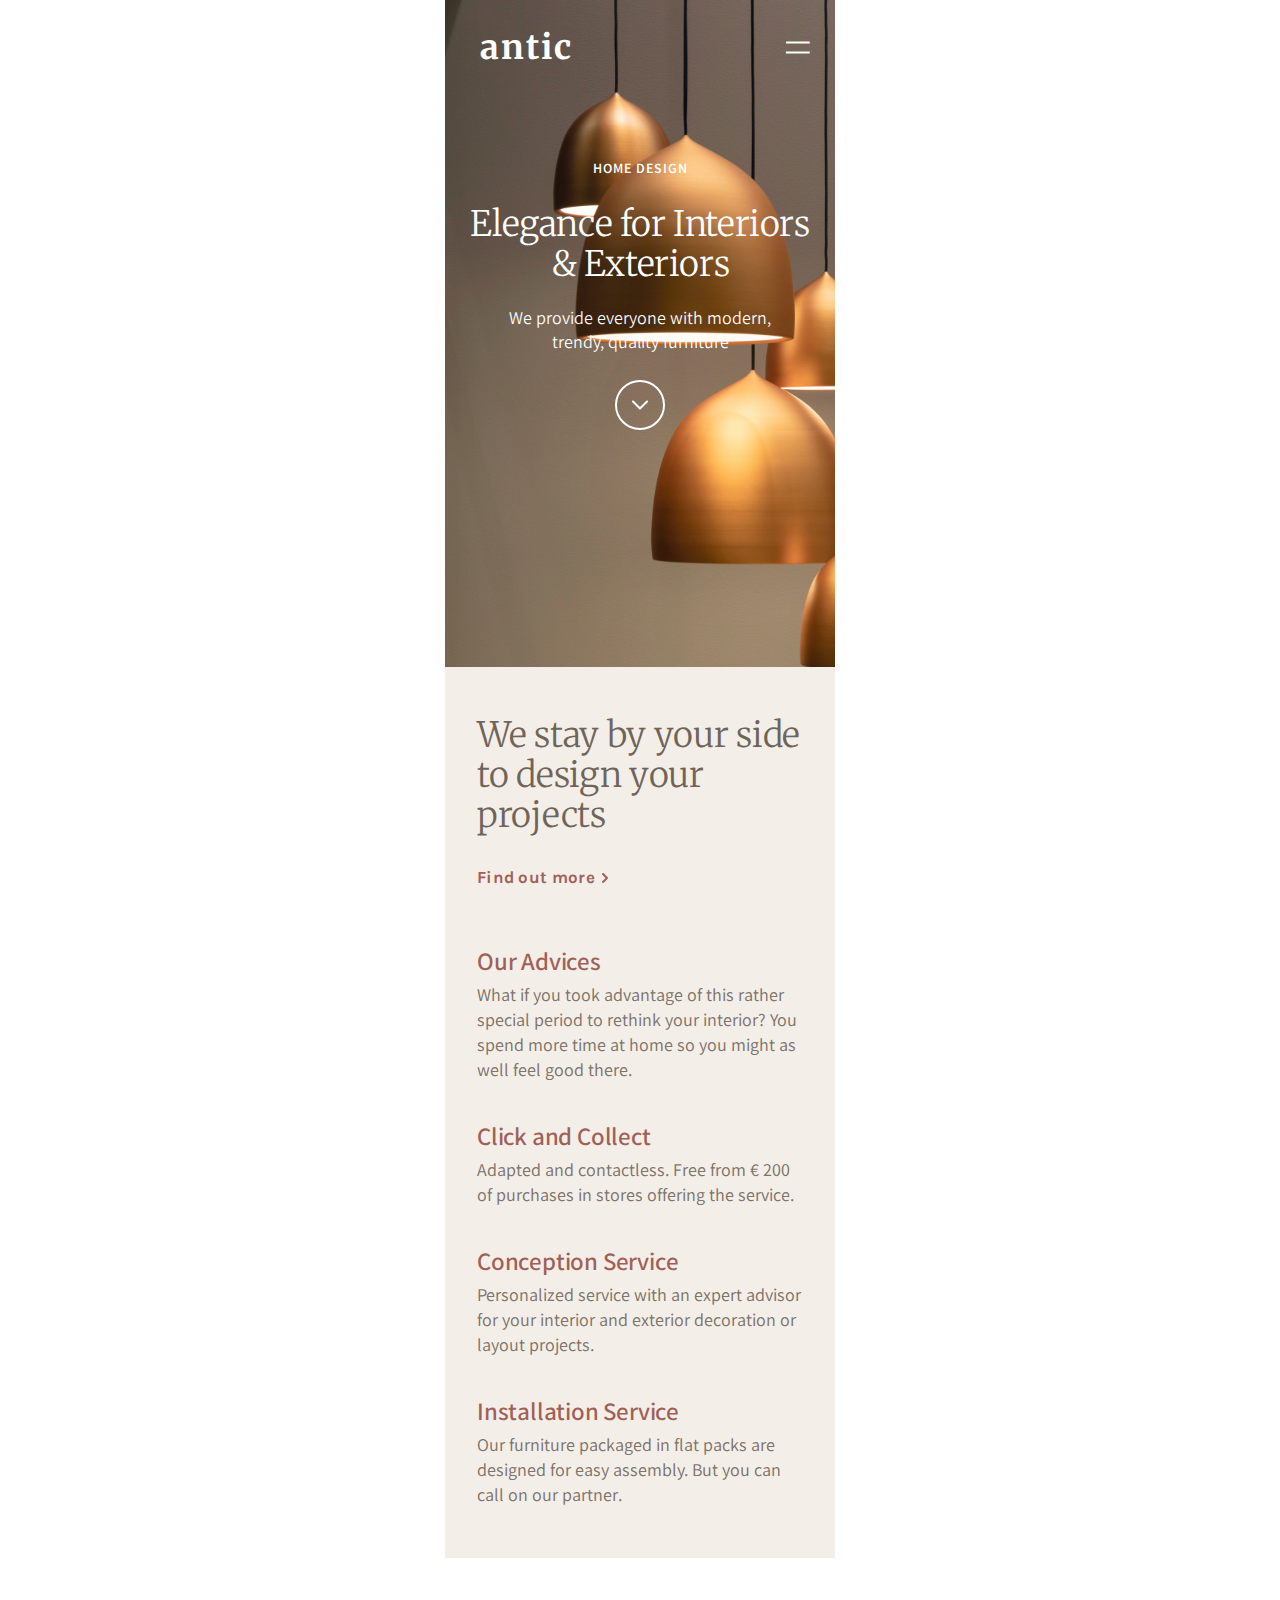
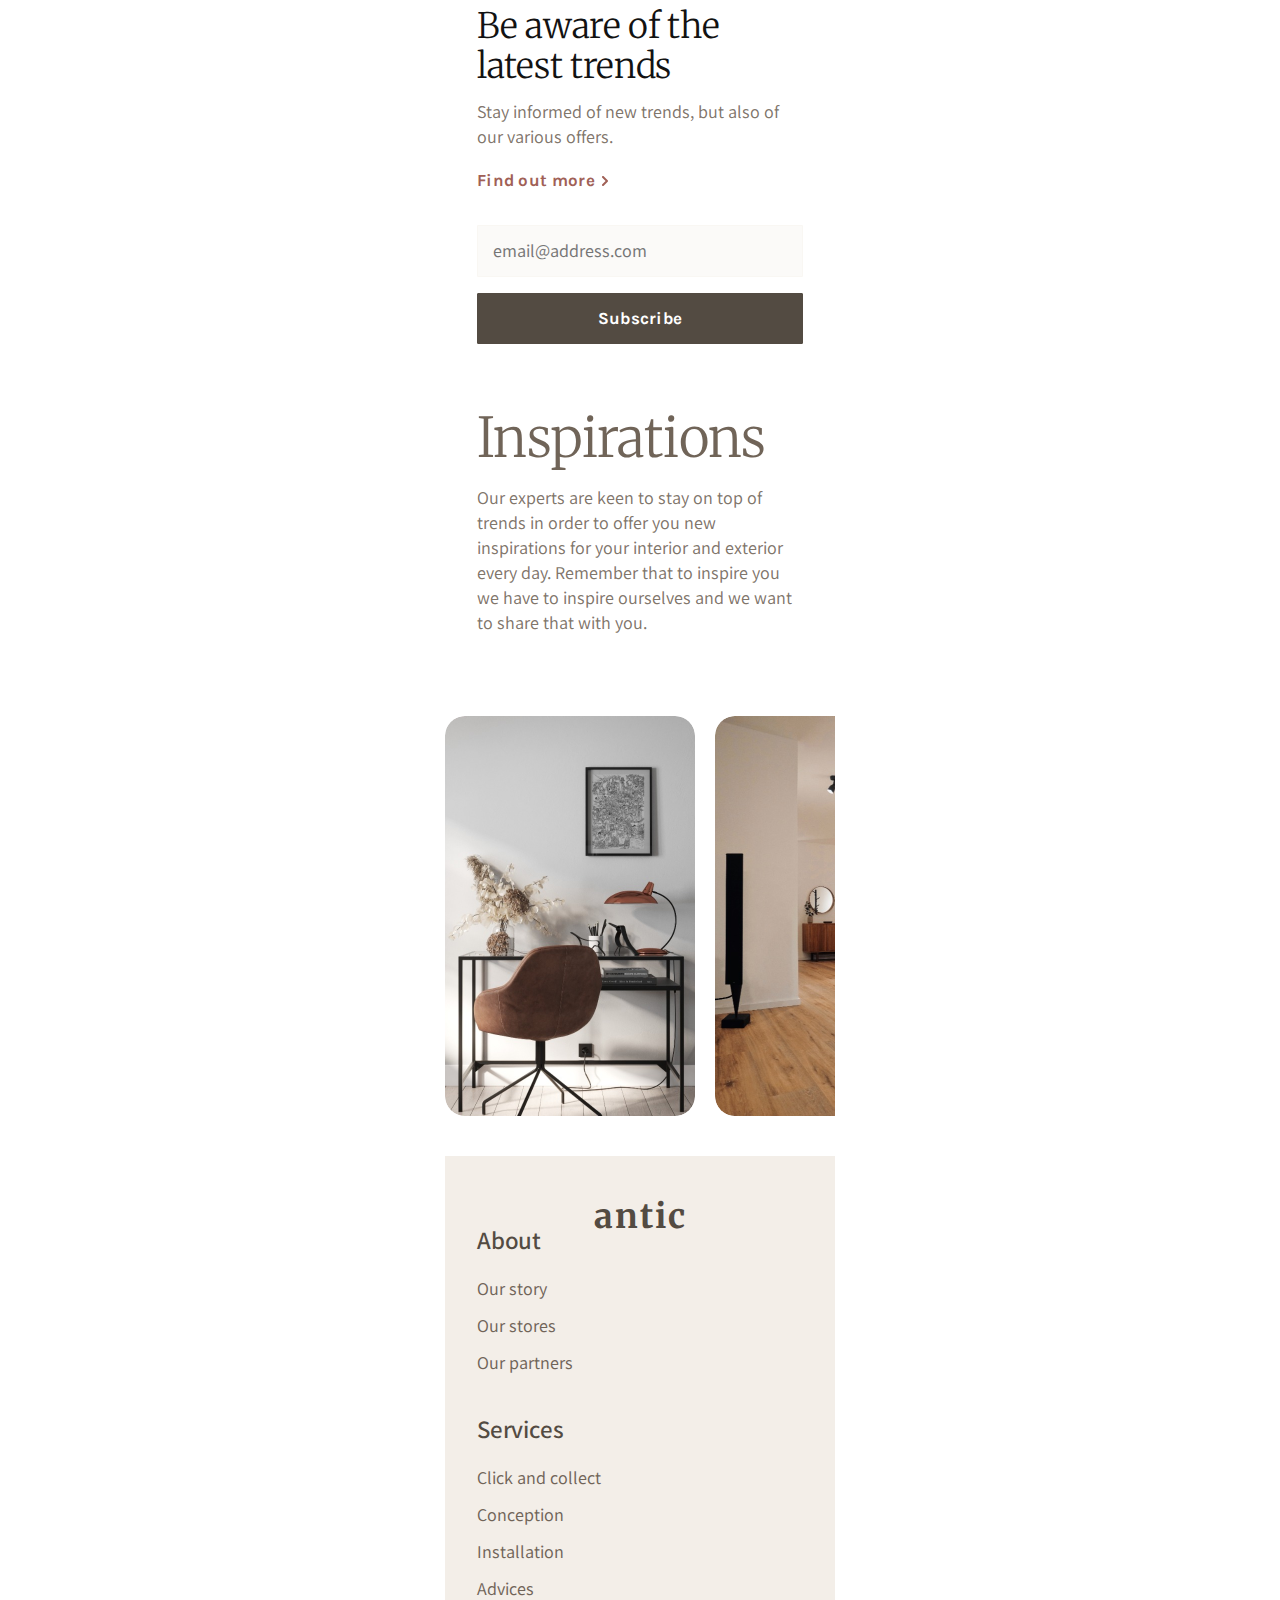
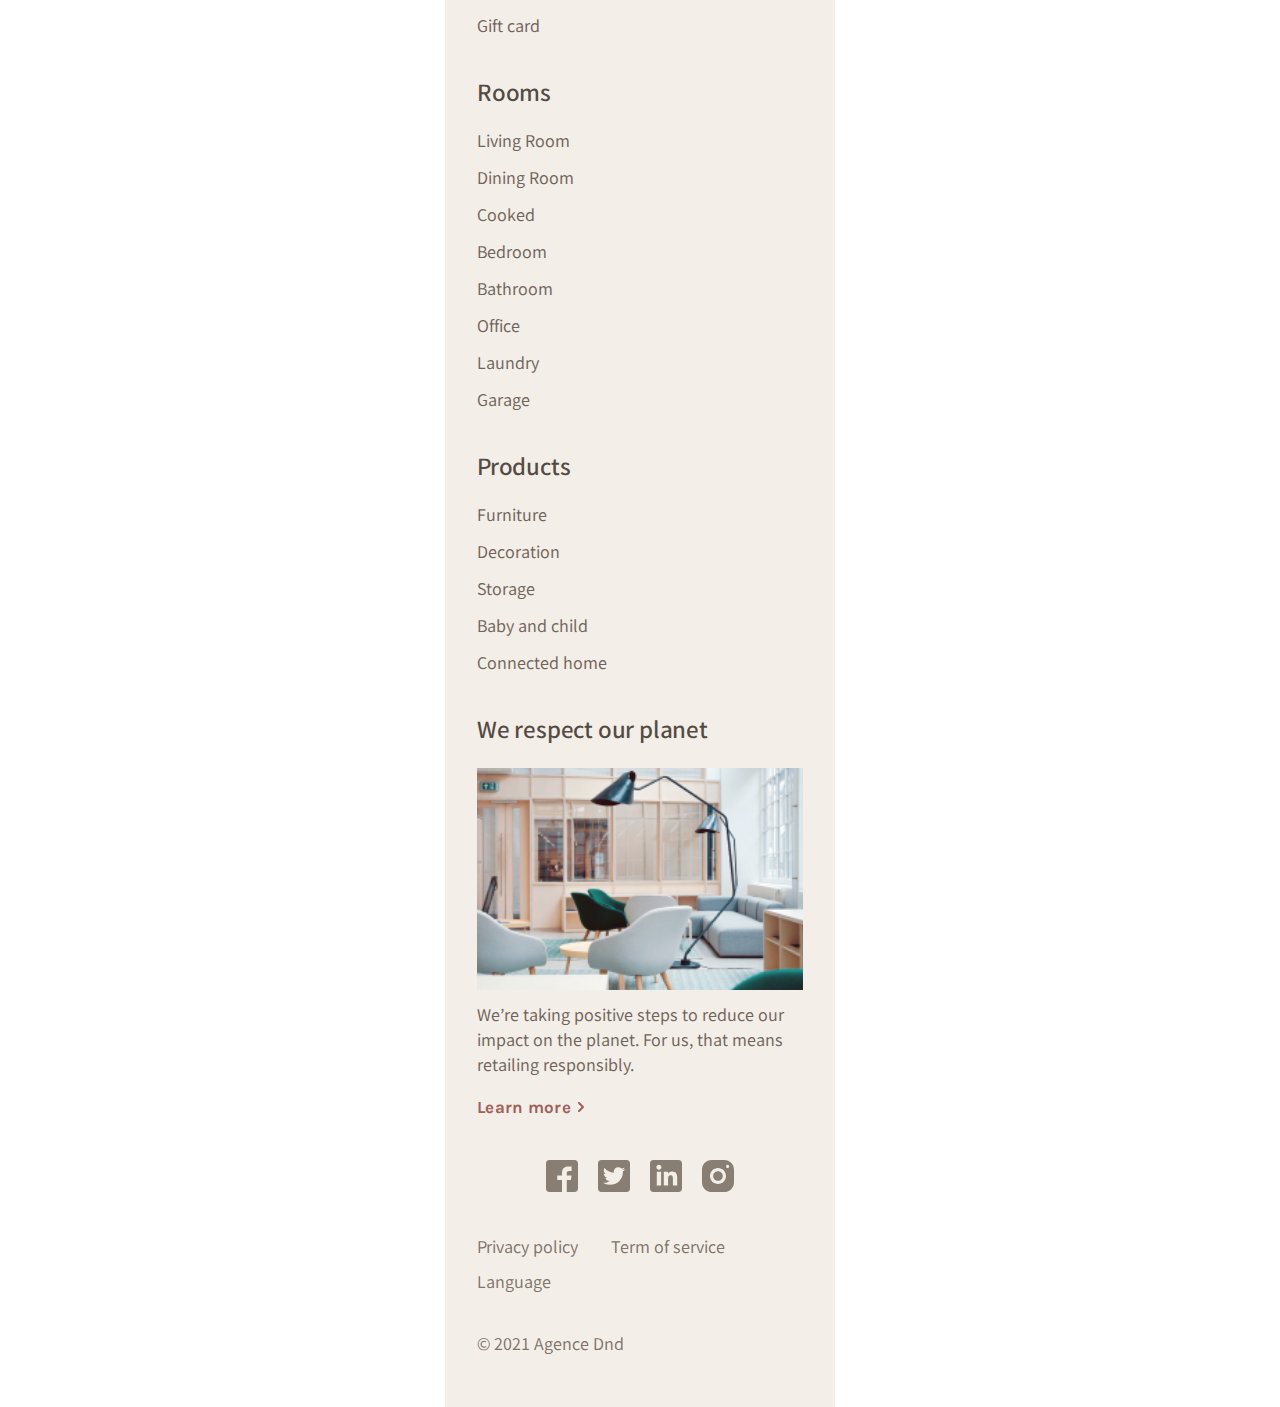
<file: landing-page-mobile/index.html>
<html lang="en">

<head>
  <meta charset="UTF-8" />
  <meta name="viewport" content="width=device-width, initial-scale=1.0" />
  <meta http-equiv="X-UA-Compatible" content="ie=edge" />
  <title>Landing page Mobile</title>
  <link rel="stylesheet" href="css/style.css" />
  <link rel="preconnect" href="https://fonts.googleapis.com" />
  <link rel="preconnect" href="https://fonts.gstatic.com" crossorigin />
  <link href="https://fonts.googleapis.com/css2?family=Varta:wght@300;500;600;700&display=swap" rel="stylesheet" />
  <link href="https://fonts.googleapis.com/css2?family=Merriweather:ital,wght@0,300;1,400;1,700;1,900&display=swap"
    rel="stylesheet" />
  <link
    href="https://fonts.googleapis.com/css2?family=Karla:ital,wght@0,800;1,200;1,300;1,400;1,500;1,600;1,700;1,800&display=swap"
    rel="stylesheet" />
</head>

<body>
  <header class="header">
    <div class="header-col header-col-left">
      <div class="nav-container">
        <a class="logo" href="#">antic</a>
        <div class="button-menu">
          <svg xmlns="http://www.w3.org/2000/svg" width="25" height="13" viewBox="0 0 25 13" fill="none">
            <path d="M1.08262 1.5V0.5H24.72V1.5V2.5H1.08262V1.5Z" fill="currentColor" />
            <path
              d="M1.08262 11.5C1.08262 10.9477 0.266722 10.5 1.08262 10.5H24.72V11.5V12.5H1.08262C0.266722 12.5 1.08262 12.0523 1.08262 11.5Z"
              fill="currentColor" />
          </svg>
        </div>
      </div>
      <div class="header-info">
        <div class="header-category">HOME DESIGN</div>
        <h1 class="header-title">Elegance for Interiors & Exteriors</h1>
        <div class="header-subtitle">We provide everyone with modern,<br /> trendy, quality furniture</div>
        <button class="button button-chevron button-chevron-down scrollDown" onclick="scrollToElement(event)">
          <svg width="16" height="10" viewBox="0 0 16 10" fill="none" xmlns="http://www.w3.org/2000/svg">
            <path id="Down" fill-rule="evenodd" clip-rule="evenodd"
              d="M0.29289 2.20711C-0.09763 1.81658 -0.09763 1.18342 0.29289 0.79289C0.68342 0.40237 1.31658 0.40237 1.70711 0.79289L8 7.0858L14.2929 0.79289C14.6834 0.40237 15.3166 0.40237 15.7071 0.79289C16.0976 1.18342 16.0976 1.81658 15.7071 2.20711L8.7071 9.2071C8.3166 9.5976 7.68342 9.5976 7.29289 9.2071L0.29289 2.20711Z"
              fill="currentColor" />
          </svg>
        </button>
      </div>
    </div>
    <div class="header-col header-col-right">
      <img src="images/header.jpg" alt="Antic lighting" />
    </div>
  </header>
  <main>
    <section id="section-1" class="section-1">

      <div class="section-1-col">
        <h2 class="section-1-title">We stay by your side to design your projects</h2>
        <a class="button button-more" href="#">
          <span>Find out more</span>
          <svg width="20" height="20" viewBox="0 0 20 20" fill="none" xmlns="http://www.w3.org/2000/svg">
            <path fill-rule="evenodd" clip-rule="evenodd"
              d="M8.70711 5.29289C8.31658 4.90237 7.68342 4.90237 7.29289 5.29289C6.90237 5.68342 6.90237 6.31658 7.29289 6.70711L10.5858 10L7.29289 13.2929C6.90237 13.6834 6.90237 14.3166 7.29289 14.7071C7.68342 15.0976 8.31658 15.0976 8.70711 14.7071L12.7071 10.7071C13.0976 10.3166 13.0976 9.68342 12.7071 9.29289L8.70711 5.29289Z"
              fill="currentColor" />
          </svg>
        </a>
      </div>

      <div class="section-1-col section-1-block-container">

        <div class="section-1-block">
          <h3 class="section-1-block-title">Our Advices</h3>
          <p class="section-1-block-text">
            What if you took advantage of this rather special period to
            rethink your interior? You spend more time at home so you might as
            well feel good there.
          </p>
        </div>

        <div class="section-1-block">
          <h3>Click and Collect</h3>
          <p>
            Adapted and contactless. Free from € 200 of purchases in stores
            offering the service.
          </p>
        </div>
        <div class="section-1-block">
          <h3>Conception Service</h3>
          <p>
            Personalized service with an expert advisor for your interior and
            exterior decoration or layout projects.
          </p>
        </div>
        <div class="section-1-block">
          <h3>Installation Service</h3>
          <p>
            Our furniture packaged in flat packs are designed for easy
            assembly. But you can call on our partner.
          </p>
        </div>

      </div>

    </section>

    <section class="section-2">
      <div class="section-2-col newsletter-info">
        <h2 class="newsletter-title">Be aware of the latest trends</h2>
        <p>Stay informed of new trends, but also of our various offers.</p>
        <a class="button button-more" href="#">
          <span>Find out more</span>
          <svg width="20" height="20" viewBox="0 0 20 20" fill="none" xmlns="http://www.w3.org/2000/svg">
            <path fill-rule="evenodd" clip-rule="evenodd"
              d="M8.70711 5.29289C8.31658 4.90237 7.68342 4.90237 7.29289 5.29289C6.90237 5.68342 6.90237 6.31658 7.29289 6.70711L10.5858 10L7.29289 13.2929C6.90237 13.6834 6.90237 14.3166 7.29289 14.7071C7.68342 15.0976 8.31658 15.0976 8.70711 14.7071L12.7071 10.7071C13.0976 10.3166 13.0976 9.68342 12.7071 9.29289L8.70711 5.29289Z"
              fill="currentColor" />
          </svg>
        </a>
      </div>

      <form action="" class="section-2-col newsletter-form">
        <input class="newsletter-form-email" type="text" placeholder="email@address.com" name="mail" required />
        <input class="newsletter-form-submit" type="submit" value="Subscribe" />
      </form>
    </section>

    <section class="section-4 inspirations">
      <div class="inspirations-title">
        <h2>Inspirations</h2>
      </div>
      <div class="inspirations-text">
        Our experts are keen to stay on top of trends in order to offer you
        new inspirations for your interior and exterior every day. Remember
        that to inspire you we have to inspire ourselves and we want to share
        that with you.
      </div>
    </section>
    <section class="section-3">
      <div class="carousel">
        <div class="card-container">
          <div class="card"><img src="images/carousel/img1.png" alt="image 1"></div>
          <div class="card"><img src="images/carousel/img2.png" alt="image 2"></div>
          <div class="card"><img src="images/carousel/img3.png" alt="image 3"></div>
          <div class="card"><img src="images/carousel/img4.png" alt="image 4"></div>
          <div class="card"><img src="images/carousel/img5.png" alt="image 5"></div>
          <div class="card"><img src="images/carousel/img6.png" alt="image 6"></div>
        </div>
      </div>
    </section>
  </main>
  <footer>
    <div class="footer-top">
      <div class="footer-logo-cont">
        <a href="#" class="logo footer-logo">antic</a>
      </div>
      <div class="footer-menu">
        <div class="footer1">
          <h3>Products</h3>
          <nav>
            <ul>
              <li><a href="#">Furniture</a></li>
              <li><a href="#">Decoration</a></li>
              <li><a href="#">Storage</a></li>
              <li><a href="#">Baby and child</a></li>
              <li><a href="#">Connected home</a></li>
            </ul>
          </nav>
        </div>
        <div class="footer2">
          <h3>Rooms</h3>
          <nav>
            <ul>
              <li><a href="#">Living Room</a></li>
              <li><a href="#">Dining Room</a></li>
              <li><a href="#">Cooked</a></li>
              <li><a href="#">Bedroom</a></li>
              <li><a href="#">Bathroom</a></li>
              <li><a href="#">Office</a></li>
              <li><a href="#">Laundry</a></li>
              <li><a href="#">Garage</a></li>
            </ul>
          </nav>
        </div>
        <div class="footer3">
          <h3>Services</h3>
          <nav>
            <ul>
              <li><a href="#">Click and collect</a></li>
              <li><a href="#">Conception</a></li>
              <li><a href="#">Installation</a></li>
              <li><a href="#">Advices</a></li>
              <li><a href="#">Gift card</a></li>
            </ul>
          </nav>
        </div>
        <div class="footer4">
          <h3>About</h3>
          <nav>
            <ul>
              <li><a href="#">Our story</a></li>
              <li><a href="#">Our stores</a></li>
              <li><a href="#">Our partners</a></li>
            </ul>
          </nav>
        </div>
      </div>
      <div class="footer5">
        <h3>We respect our planet</h3>
        <img src="images/respect-planet.jpg" alt="We respect our planet" />
        <p>
          We’re taking positive steps to reduce our impact on the planet. For
          us, that means retailing responsibly.
        </p>
        <a class="button button-more" href="#">
          <span>Learn more</span>
          <svg width="20" height="20" viewBox="0 0 20 20" fill="none" xmlns="http://www.w3.org/2000/svg">
            <path fill-rule="evenodd" clip-rule="evenodd"
              d="M8.70711 5.29289C8.31658 4.90237 7.68342 4.90237 7.29289 5.29289C6.90237 5.68342 6.90237 6.31658 7.29289 6.70711L10.5858 10L7.29289 13.2929C6.90237 13.6834 6.90237 14.3166 7.29289 14.7071C7.68342 15.0976 8.31658 15.0976 8.70711 14.7071L12.7071 10.7071C13.0976 10.3166 13.0976 9.68342 12.7071 9.29289L8.70711 5.29289Z"
              fill="currentColor" />
          </svg>
        </a>
      </div>
    </div>

    <div class="footer-bottom">
      <div class="social">
        <a href="#" class="social-icon facebook"><svg xmlns="http://www.w3.org/2000/svg" width="32" height="32"
            viewBox="0 0 32 32" fill="none">
            <path
              d="M28.8 0H3.2C1.43269 0 0 1.43269 0 3.2V28.8C0 30.5673 1.43269 32 3.2 32H16V19.9529H11.2V15.4353H16V13.0093C16 8.41638 18.3835 6.4 22.2799 6.4C24.1094 6.4 25.0937 6.53027 25.5719 6.59356L25.6 6.59727V10.9176H22.9424C21.2885 10.9176 20.8 11.773 20.8 13.5048V15.4353H25.5585L24.9006 19.9529H20.8V32H28.8C30.5673 32 32 30.5673 32 28.8V3.2C32 1.43269 30.5673 0 28.8 0Z"
              fill="currentColor" fill-opacity="0.9" />
          </svg></a>
        <a href="#" class="social-icon twitter"><svg xmlns="http://www.w3.org/2000/svg" width="32" height="32"
            viewBox="0 0 32 32" fill="none">
            <path fill-rule="evenodd" clip-rule="evenodd"
              d="M28.8 0H3.2C1.43269 0 0 1.43269 0 3.2V28.8C0 30.5673 1.43269 32 3.2 32H28.8C30.5673 32 32 30.5673 32 28.8V3.2C32 1.43269 30.5673 0 28.8 0ZM24.5603 9.98298C25.4899 9.87553 26.3755 9.63729 27.2 9.28328C26.584 10.1737 25.8044 10.9559 24.9058 11.5831C24.9144 11.7739 24.9187 11.9655 24.9187 12.1579C24.9187 18.0296 20.2976 24.8 11.8445 24.8C9.24881 24.8 6.83401 24.0645 4.8 22.8042C5.16011 22.8458 5.52625 22.8667 5.8967 22.8667C8.05046 22.8667 10.0319 22.1561 11.6042 20.9641C9.59342 20.9283 7.89625 19.643 7.31129 17.878C7.59128 17.9288 7.87988 17.9571 8.17538 17.9571C8.59493 17.9571 9.00156 17.9029 9.38665 17.8013C7.28372 17.394 5.70027 15.5981 5.70027 13.4448V13.389C6.3197 13.7214 7.02871 13.9213 7.78167 13.9446C6.54886 13.1483 5.73818 11.788 5.73818 10.247C5.73818 9.43155 5.96476 8.66854 6.35932 8.01215C8.62681 10.701 12.0125 12.4703 15.8316 12.6552C15.754 12.3311 15.7127 11.9913 15.7127 11.6431C15.7127 9.18999 17.77 7.2 20.308 7.2C21.6295 7.2 22.8236 7.73977 23.6618 8.60357C24.7094 8.40365 25.6932 8.03381 26.5806 7.52486C26.2377 8.56275 25.5097 9.43322 24.5603 9.98298Z"
              fill="currentColor" fill-opacity="0.9" />
          </svg></a>
        <a href="#" class="social-icon linkedin"><svg xmlns="http://www.w3.org/2000/svg" width="32" height="32"
            viewBox="0 0 32 32" fill="none">
            <path fill-rule="evenodd" clip-rule="evenodd"
              d="M28.8 0H3.2C1.43269 0 0 1.43269 0 3.2V28.8C0 30.5673 1.43269 32 3.2 32H28.8C30.5673 32 32 30.5673 32 28.8V3.2C32 1.43269 30.5673 0 28.8 0ZM6.4 7.30246C6.4 8.68399 7.5205 9.80638 8.9062 9.80638C10.2875 9.80638 11.4109 8.68399 11.4109 7.30246C11.4109 5.9224 10.2875 4.8 8.9062 4.8C7.52196 4.8 6.4 5.92094 6.4 7.30246ZM6.8007 25.6H11.0991V11.7819H6.8007V25.6ZM27.2 25.6H22.9045V18.8802C22.9045 17.2774 22.8753 15.216 20.6708 15.216C18.4341 15.216 18.0903 16.9615 18.0903 18.7637V25.6H13.7947V11.7819H17.9183V13.67H17.9766C18.5507 12.584 19.9524 11.4383 22.0433 11.4383C26.3957 11.4383 27.2 14.3003 27.2 18.0213V25.6Z"
              fill="currentColor" fill-opacity="0.9" />
          </svg></a>
        <a href="#" class="social-icon pinterest"><svg xmlns="http://www.w3.org/2000/svg" width="32" height="32"
            viewBox="0 0 32 32" fill="none">
            <path fill-rule="evenodd" clip-rule="evenodd"
              d="M9.6 0H22.4C27.7019 0 32 4.29807 32 9.6V22.4C32 27.7019 27.7019 32 22.4 32H9.6C4.29807 32 0 27.7019 0 22.4V9.6C0 4.29807 4.29807 0 9.6 0ZM25.6 4.8C26.4 4.8 27.2 5.6 27.2 6.4C27.2 7.2 26.4 8 25.6 8C24.8 8 24 7.2 24 6.4C24 5.6 24.8 4.8 25.6 4.8ZM24 16C24 11.588 20.412 8 16 8C11.588 8 8 11.588 8 16C8 20.412 11.588 24 16 24C20.412 24 24 20.412 24 16ZM16 11.2C13.349 11.2 11.2 13.349 11.2 16C11.2 18.651 13.349 20.8 16 20.8C18.651 20.8 20.8 18.651 20.8 16C20.8 13.349 18.651 11.2 16 11.2Z"
              fill="currentColor" fill-opacity="0.9" />
          </svg></a>
      </div>
      <div class="copyright-privacy">
        <div class="copyright">© 2021 Agence Dnd</div>
        <div class="privacy-menu">
          <ul>
            <li>
              <a href="#">Privacy policy</a>
            </li>
            <li>
              <a href="#">Term of service</a>
            </li>
            <li>
              <a href="#">Language</a>
            </li>
          </ul>
        </div>
      </div>
    </div>

  </footer>
  <script src="js/script.js"></script>
  <script src="js/carousel.js"></script>
</body>

</html>
</file>
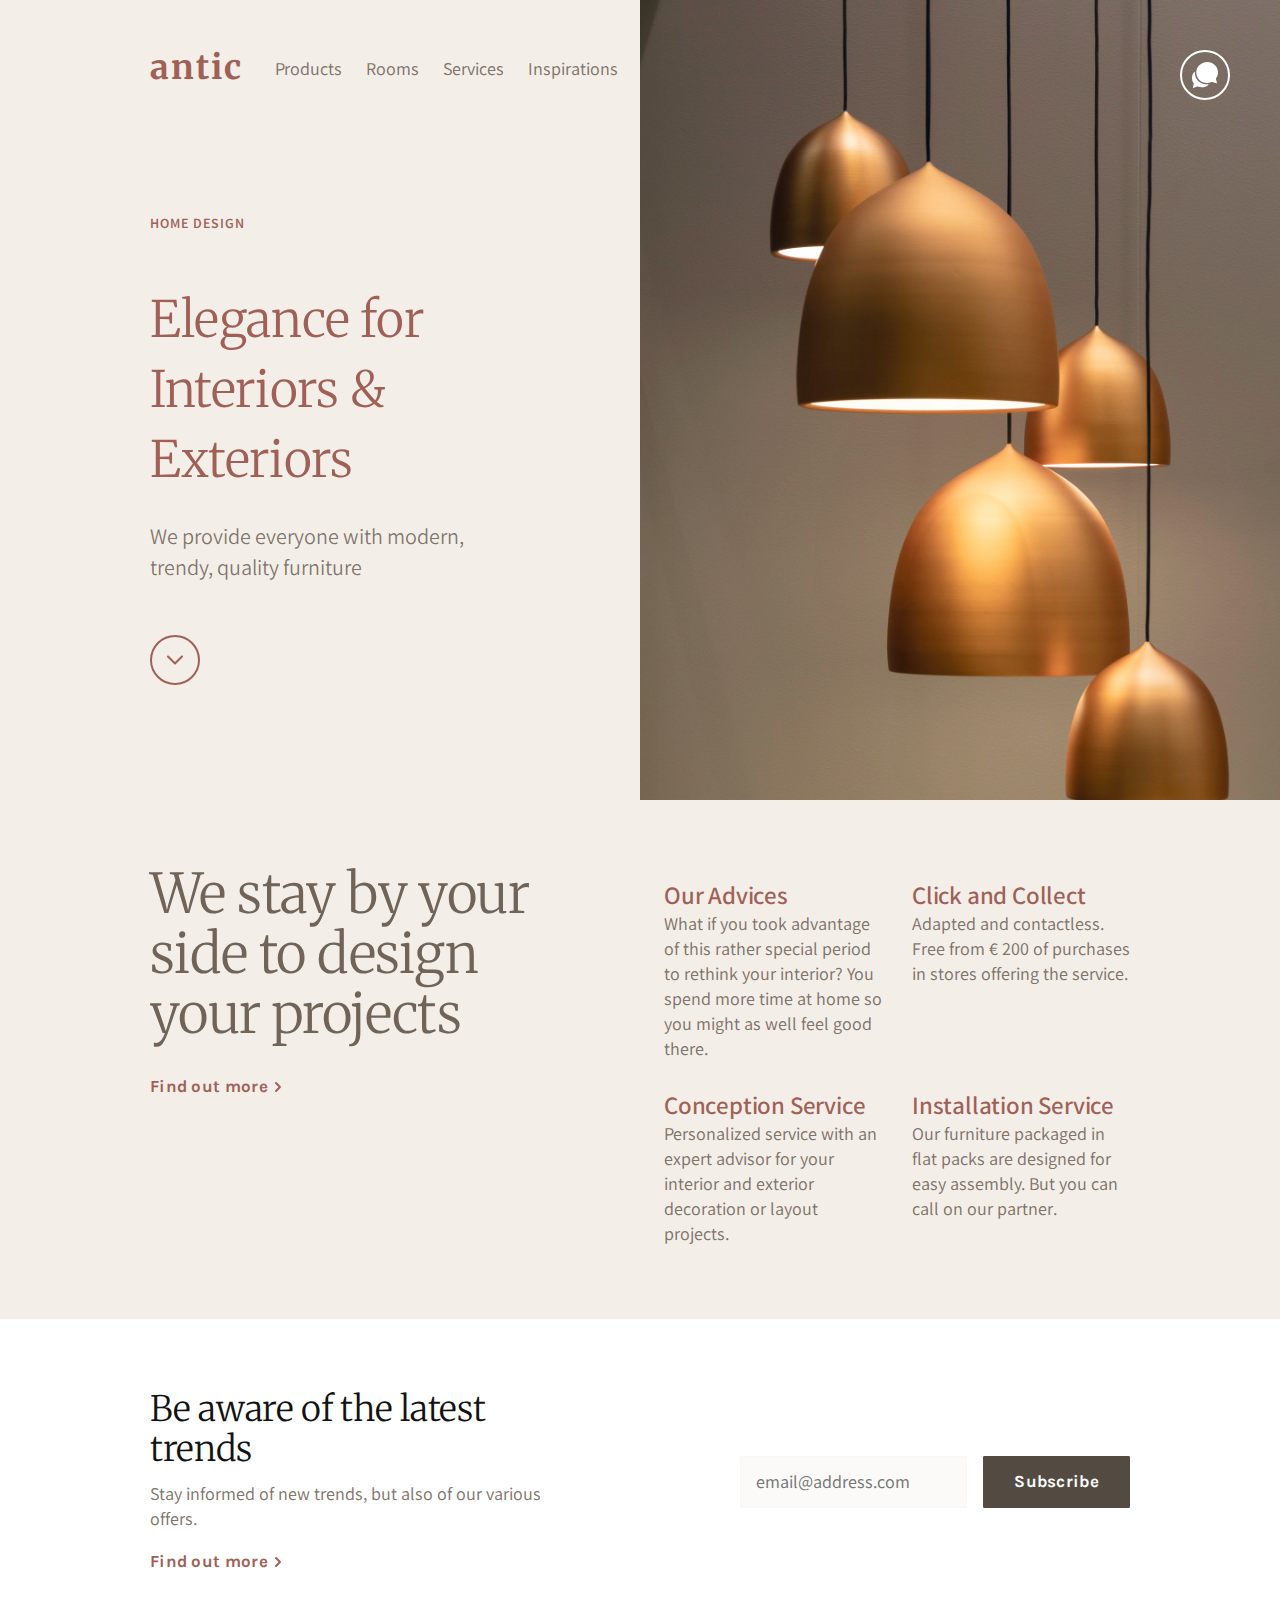
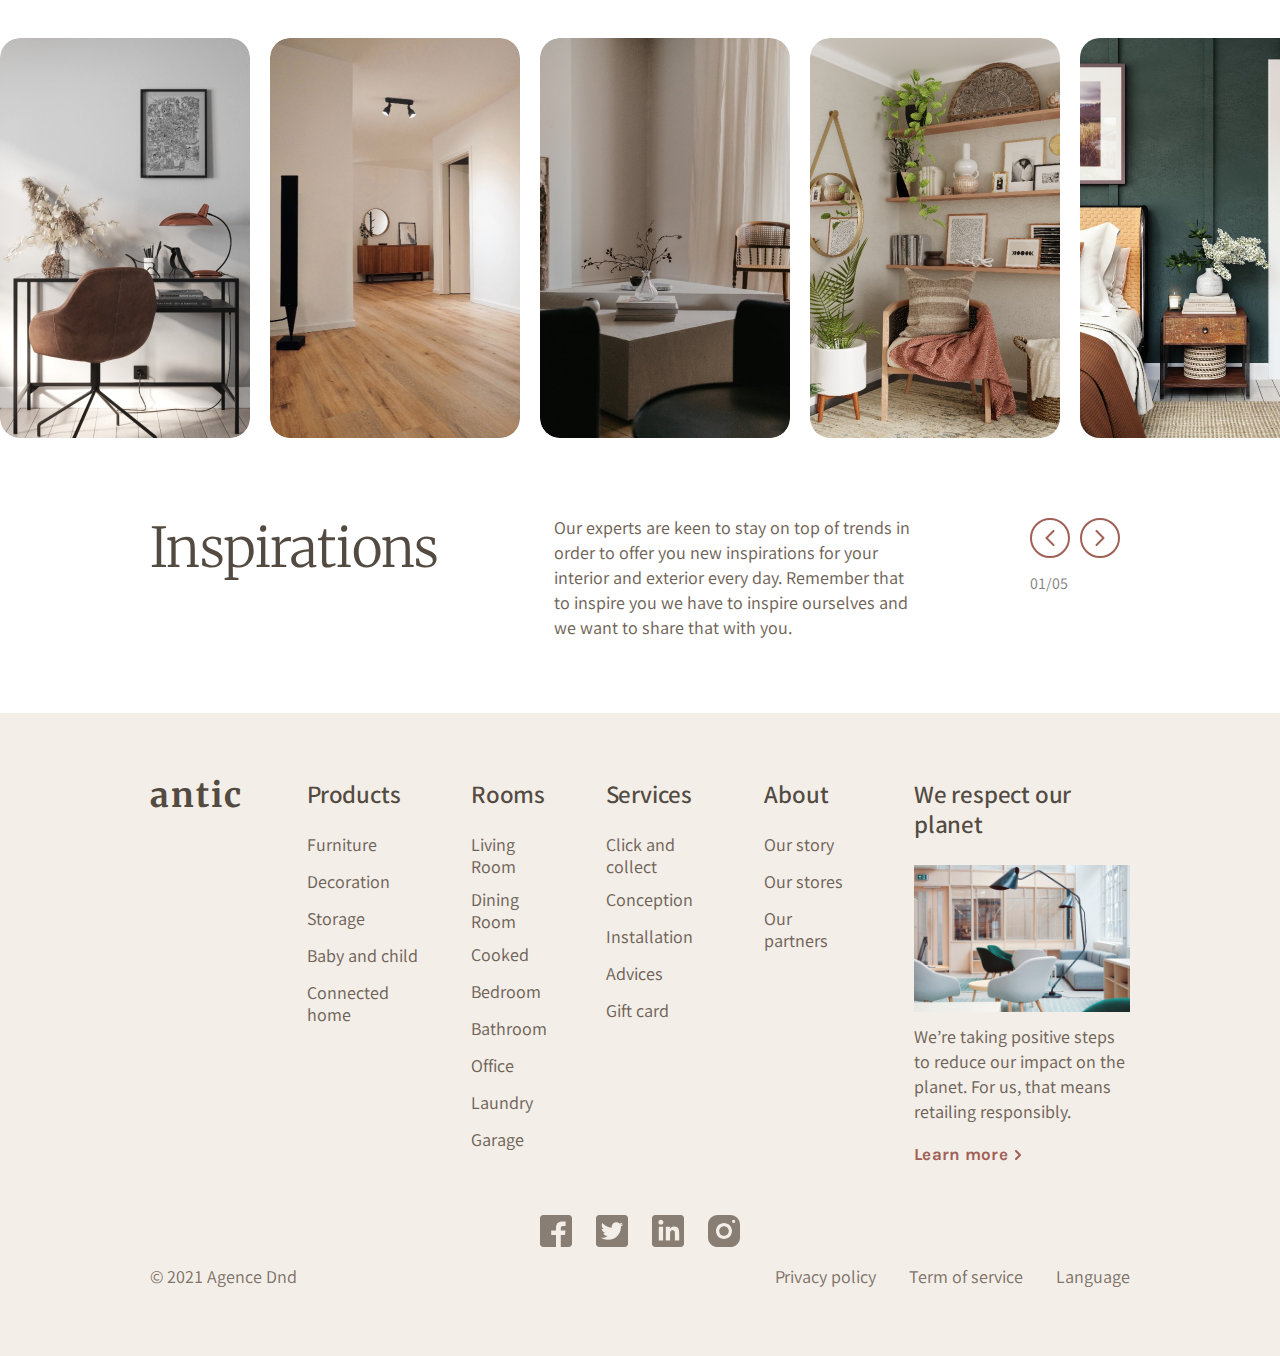
<file: landing-page/index.html>
<html lang="en">

<head>
  <meta charset="UTF-8" />
  <meta name="viewport" content="width=device-width, initial-scale=1.0" />
  <meta http-equiv="X-UA-Compatible" content="ie=edge" />
  <title>Landing page Desktop</title>
  <link rel="stylesheet" href="css/style.css" />
  <link rel="preconnect" href="https://fonts.googleapis.com" />
  <link rel="preconnect" href="https://fonts.gstatic.com" crossorigin />
  <link href="https://fonts.googleapis.com/css2?family=Varta:wght@300;500;600;700&display=swap" rel="stylesheet" />
  <link href="https://fonts.googleapis.com/css2?family=Merriweather:ital,wght@0,300;1,400;1,700;1,900&display=swap"
    rel="stylesheet" />
  <link
    href="https://fonts.googleapis.com/css2?family=Karla:ital,wght@0,800;1,200;1,300;1,400;1,500;1,600;1,700;1,800&display=swap"
    rel="stylesheet" />
</head>

<body>
  <header class="header">

    <button class="button chat-with-us">
      <svg width="26" height="26" viewBox="0 0 26 26" fill="none" xmlns="http://www.w3.org/2000/svg">
        <g id="Union">
          <path
            d="M24.1997 16.1844C24.1796 16.2143 24.1595 16.2444 24.139 16.274C23.8534 16.6918 23.8627 16.7464 23.9341 17.0365L24.9624 20.9531C24.973 20.993 24.9727 21.0349 24.9617 21.0746C24.9507 21.1142 24.9294 21.1503 24.8998 21.179C24.8703 21.2077 24.8336 21.2281 24.7937 21.2379C24.7537 21.2478 24.7118 21.2468 24.6723 21.2352L20.1794 19.9364C19.9537 19.8714 19.6705 19.9422 19.4894 20.0113C19.3083 20.0803 18.6085 20.3363 17.9022 20.5301C17.196 20.7239 15.9082 21.0112 14.9524 21.0112C8.9403 21.0112 4.26522 16.2113 4.26522 10.4429C4.26579 9.72421 4.34361 9.00765 4.49735 8.30558C5.5222 3.5684 9.89667 0 15.1405 0C21.1526 0 26.0146 4.6745 25.996 10.4371C25.9937 12.4477 25.3931 14.4121 24.2707 16.0802C24.2468 16.114 24.2233 16.1491 24.1997 16.1844Z"
            fill="currentColor" />
          <path
            d="M14.9305 22.3687C15.3826 22.3609 15.8337 22.3212 16.2803 22.2497C16.3325 22.2416 16.3859 22.2502 16.4329 22.2743C16.4798 22.2985 16.5179 22.337 16.5415 22.3842C16.5652 22.4315 16.5732 22.485 16.5644 22.5371C16.5556 22.5891 16.5305 22.6371 16.4927 22.674C14.6609 24.3964 12.2388 25.3517 9.72438 25.3434C8.41807 25.3434 7.11177 25.0579 5.93081 24.5937C5.81282 24.5423 5.68586 24.5147 5.5572 24.5126C5.42853 24.5104 5.3007 24.5336 5.18103 24.5809L1.23484 25.9876C1.19642 26.0007 1.15525 26.0035 1.11542 25.9957C1.07559 25.9879 1.0385 25.9698 1.00785 25.9432C0.977199 25.9166 0.954057 25.8824 0.940732 25.8441C0.927408 25.8057 0.924366 25.7646 0.931911 25.7247L1.74959 21.5313C1.77454 21.4187 1.69329 21.2498 1.54995 21.0311C0.406508 19.3179 -0.129889 17.271 0.0264272 15.2172C0.182743 13.1634 1.02276 11.2212 2.41231 9.70084C2.44721 9.66264 2.49302 9.63612 2.54352 9.62487C2.59402 9.61363 2.64676 9.61821 2.69457 9.63799C2.74237 9.65777 2.78293 9.69179 2.81071 9.73544C2.8385 9.77908 2.85218 9.83022 2.84988 9.8819L2.84982 9.88362C2.84345 10.0583 2.83711 10.2324 2.83711 10.4135C2.83711 13.0818 3.66233 15.6317 5.17581 17.6379C6.00302 18.7867 7.05028 19.7596 8.25674 20.5001C10.1428 21.7187 12.4681 22.3687 14.9305 22.3687Z"
            fill="currentColor" />
        </g>
      </svg>
    </button>

    <div class="header-col header-col-left">

      <div class="nav-container">
        <a class="logo" href="#">antic</a>
        <nav class="main-menu">
          <ul>
            <li><a href="#">Products</a></li>
            <li><a href="#">Rooms</a></li>
            <li><a href="#">Services</a></li>
            <li><a href="#">Inspirations</a></li>
          </ul>
        </nav>
      </div>

      <div class="header-info">
        <div class="header-category">HOME DESIGN</div>
        <h1 class="header-title">Elegance for Interiors & Exteriors</h1>
        <div class="header-subtitle">We provide everyone with modern,<br /> trendy, quality furniture</div>
        <button class="button button-chevron button-chevron-down scrollDown" onclick="scrollToElement(event)">
          <svg width="16" height="10" viewBox="0 0 16 10" fill="none" xmlns="http://www.w3.org/2000/svg">
            <path id="Down" fill-rule="evenodd" clip-rule="evenodd"
              d="M0.29289 2.20711C-0.09763 1.81658 -0.09763 1.18342 0.29289 0.79289C0.68342 0.40237 1.31658 0.40237 1.70711 0.79289L8 7.0858L14.2929 0.79289C14.6834 0.40237 15.3166 0.40237 15.7071 0.79289C16.0976 1.18342 16.0976 1.81658 15.7071 2.20711L8.7071 9.2071C8.3166 9.5976 7.68342 9.5976 7.29289 9.2071L0.29289 2.20711Z"
              fill="currentColor" />
          </svg>
        </button>
      </div>
    </div>

    <div class="header-col header-col right">
      <img src="images/header.jpg" alt="Antic lighting" />
    </div>

  </header>

  <main>
    <section id="section-1" class="section-1">

      <div class="section-1-col">
        <h2 class="section-1-title">We stay by your side to design your projects</h2>
        <a class="button button-more" href="#">
          <span>Find out more</span>
          <svg width="20" height="20" viewBox="0 0 20 20" fill="none" xmlns="http://www.w3.org/2000/svg">
            <path fill-rule="evenodd" clip-rule="evenodd"
              d="M8.70711 5.29289C8.31658 4.90237 7.68342 4.90237 7.29289 5.29289C6.90237 5.68342 6.90237 6.31658 7.29289 6.70711L10.5858 10L7.29289 13.2929C6.90237 13.6834 6.90237 14.3166 7.29289 14.7071C7.68342 15.0976 8.31658 15.0976 8.70711 14.7071L12.7071 10.7071C13.0976 10.3166 13.0976 9.68342 12.7071 9.29289L8.70711 5.29289Z"
              fill="currentColor" />
          </svg>
        </a>
      </div>

      <div class="section-1-col section-1-block-container">

        <div class="section-1-block">
          <h3 class="section-1-block-title">Our Advices</h3>
          <p class="section-1-block-text">
            What if you took advantage of this rather special period to
            rethink your interior? You spend more time at home so you might as
            well feel good there.
          </p>
        </div>

        <div class="section-1-block">
          <h3>Click and Collect</h3>
          <p>
            Adapted and contactless. Free from € 200 of purchases in stores
            offering the service.
          </p>
        </div>
        <div class="section-1-block">
          <h3>Conception Service</h3>
          <p>
            Personalized service with an expert advisor for your interior and
            exterior decoration or layout projects.
          </p>
        </div>
        <div class="section-1-block">
          <h3>Installation Service</h3>
          <p>
            Our furniture packaged in flat packs are designed for easy
            assembly. But you can call on our partner.
          </p>
        </div>

      </div>

    </section>

    <section class="section-2">
      <div class="section-2-col newsletter-info">
        <h2 class="newsletter-title">Be aware of the latest trends</h2>
        <p>Stay informed of new trends, but also of our various offers.</p>
        <a class="button button-more" href="#">
          <span>Find out more</span>
          <svg width="20" height="20" viewBox="0 0 20 20" fill="none" xmlns="http://www.w3.org/2000/svg">
            <path fill-rule="evenodd" clip-rule="evenodd"
              d="M8.70711 5.29289C8.31658 4.90237 7.68342 4.90237 7.29289 5.29289C6.90237 5.68342 6.90237 6.31658 7.29289 6.70711L10.5858 10L7.29289 13.2929C6.90237 13.6834 6.90237 14.3166 7.29289 14.7071C7.68342 15.0976 8.31658 15.0976 8.70711 14.7071L12.7071 10.7071C13.0976 10.3166 13.0976 9.68342 12.7071 9.29289L8.70711 5.29289Z"
              fill="currentColor" />
          </svg>
        </a>
      </div>

      <form action="" class="section-2-col newsletter-form">
        <input class="newsletter-form-email" type="text" placeholder="email@address.com" name="mail" required />
        <input class="newsletter-form-submit" type="submit" value="Subscribe" />
      </form>
    </section>

    <section class="section-3">
      <div class="carousel">
        <div class="card-container">
          <div class="card"><img src="images/carousel/img1.png" alt="image 1"></div>
          <div class="card"><img src="images/carousel/img2.png" alt="image 2"></div>
          <div class="card"><img src="images/carousel/img3.png" alt="image 3"></div>
          <div class="card"><img src="images/carousel/img4.png" alt="image 4"></div>
          <div class="card"><img src="images/carousel/img5.png" alt="image 5"></div>
          <div class="card"><img src="images/carousel/img6.png" alt="image 6"></div>
          <div class="card"><img src="images/carousel/img1.png" alt="image 1"></div>
          <div class="card"><img src="images/carousel/img2.png" alt="image 2"></div>
          <div class="card"><img src="images/carousel/img3.png" alt="image 3"></div>

        </div>
      </div>

      <div class="inspirations">
        <div class="inspirations-title">
          <h2>Inspirations</h2>
        </div>
        <div class="inspirations-text">
          Our experts are keen to stay on top of trends in order to offer you
          new inspirations for your interior and exterior every day. Remember
          that to inspire you we have to inspire ourselves and we want to share
          that with you.
        </div>
        <div class="inspirations-buttons">
          <div class="inspirations-buttons-container">
            <button class="button button-chevron button-chevron-left carousel-prev">
              <svg width="16" height="10" viewBox="0 0 16 10" fill="none" xmlns="http://www.w3.org/2000/svg">
                <path id="Down" fill-rule="evenodd" clip-rule="evenodd"
                  d="M0.29289 2.20711C-0.09763 1.81658 -0.09763 1.18342 0.29289 0.79289C0.68342 0.40237 1.31658 0.40237 1.70711 0.79289L8 7.0858L14.2929 0.79289C14.6834 0.40237 15.3166 0.40237 15.7071 0.79289C16.0976 1.18342 16.0976 1.81658 15.7071 2.20711L8.7071 9.2071C8.3166 9.5976 7.68342 9.5976 7.29289 9.2071L0.29289 2.20711Z"
                  fill="currentColor" />
              </svg>
            </button>

            <button class="button button-chevron button-chevron-right carousel-next">
              <svg width="16" height="10" viewBox="0 0 16 10" fill="none" xmlns="http://www.w3.org/2000/svg">
                <path id="Down" fill-rule="evenodd" clip-rule="evenodd"
                  d="M0.29289 2.20711C-0.09763 1.81658 -0.09763 1.18342 0.29289 0.79289C0.68342 0.40237 1.31658 0.40237 1.70711 0.79289L8 7.0858L14.2929 0.79289C14.6834 0.40237 15.3166 0.40237 15.7071 0.79289C16.0976 1.18342 16.0976 1.81658 15.7071 2.20711L8.7071 9.2071C8.3166 9.5976 7.68342 9.5976 7.29289 9.2071L0.29289 2.20711Z"
                  fill="currentColor" />
              </svg>
            </button>
          </div>
          <div class="pagination">01/05</div>
        </div>
      </div>
    </section>
  </main>
  <footer>
    <div class="footer-top">
      <div class="footer-logo-cont">
        <a href="#" class="logo footer-logo">antic</a>
      </div>
      <div class="footer-menu">
        <div class="footer1">
          <h3>Products</h3>
          <nav>
            <ul>
              <li><a href="#">Furniture</a></li>
              <li><a href="#">Decoration</a></li>
              <li><a href="#">Storage</a></li>
              <li><a href="#">Baby and child</a></li>
              <li><a href="#">Connected home</a></li>
            </ul>
          </nav>
        </div>
        <div class="footer2">
          <h3>Rooms</h3>
          <nav>
            <ul>
              <li><a href="#">Living Room</a></li>
              <li><a href="#">Dining Room</a></li>
              <li><a href="#">Cooked</a></li>
              <li><a href="#">Bedroom</a></li>
              <li><a href="#">Bathroom</a></li>
              <li><a href="#">Office</a></li>
              <li><a href="#">Laundry</a></li>
              <li><a href="#">Garage</a></li>
            </ul>
          </nav>
        </div>
        <div class="footer3">
          <h3>Services</h3>
          <nav>
            <ul>
              <li><a href="#">Click and collect</a></li>
              <li><a href="#">Conception</a></li>
              <li><a href="#">Installation</a></li>
              <li><a href="#">Advices</a></li>
              <li><a href="#">Gift card</a></li>
            </ul>
          </nav>
        </div>
        <div class="footer4">
          <h3>About</h3>
          <nav>
            <ul>
              <li><a href="#">Our story</a></li>
              <li><a href="#">Our stores</a></li>
              <li><a href="#">Our partners</a></li>
            </ul>
          </nav>
        </div>
      </div>
      <div class="footer5">
        <h3>We respect our planet</h3>
        <img src="images/respect-planet.jpg" alt="We respect our planet" />
        <p>
          We’re taking positive steps to reduce our impact on the planet. For
          us, that means retailing responsibly.
        </p>
        <a class="button button-more" href="#">
          <span>Learn more</span>
          <svg width="20" height="20" viewBox="0 0 20 20" fill="none" xmlns="http://www.w3.org/2000/svg">
            <path fill-rule="evenodd" clip-rule="evenodd"
              d="M8.70711 5.29289C8.31658 4.90237 7.68342 4.90237 7.29289 5.29289C6.90237 5.68342 6.90237 6.31658 7.29289 6.70711L10.5858 10L7.29289 13.2929C6.90237 13.6834 6.90237 14.3166 7.29289 14.7071C7.68342 15.0976 8.31658 15.0976 8.70711 14.7071L12.7071 10.7071C13.0976 10.3166 13.0976 9.68342 12.7071 9.29289L8.70711 5.29289Z"
              fill="currentColor" />
          </svg>
        </a>
      </div>
    </div>

    <div class="footer-bottom">
      <div class="social">
        <a href="#" class="social-icon facebook"><svg xmlns="http://www.w3.org/2000/svg" width="32" height="32"
            viewBox="0 0 32 32" fill="none">
            <path
              d="M28.8 0H3.2C1.43269 0 0 1.43269 0 3.2V28.8C0 30.5673 1.43269 32 3.2 32H16V19.9529H11.2V15.4353H16V13.0093C16 8.41638 18.3835 6.4 22.2799 6.4C24.1094 6.4 25.0937 6.53027 25.5719 6.59356L25.6 6.59727V10.9176H22.9424C21.2885 10.9176 20.8 11.773 20.8 13.5048V15.4353H25.5585L24.9006 19.9529H20.8V32H28.8C30.5673 32 32 30.5673 32 28.8V3.2C32 1.43269 30.5673 0 28.8 0Z"
              fill="currentColor" fill-opacity="0.9" />
          </svg></a>
        <a href="#" class="social-icon twitter"><svg xmlns="http://www.w3.org/2000/svg" width="32" height="32"
            viewBox="0 0 32 32" fill="none">
            <path fill-rule="evenodd" clip-rule="evenodd"
              d="M28.8 0H3.2C1.43269 0 0 1.43269 0 3.2V28.8C0 30.5673 1.43269 32 3.2 32H28.8C30.5673 32 32 30.5673 32 28.8V3.2C32 1.43269 30.5673 0 28.8 0ZM24.5603 9.98298C25.4899 9.87553 26.3755 9.63729 27.2 9.28328C26.584 10.1737 25.8044 10.9559 24.9058 11.5831C24.9144 11.7739 24.9187 11.9655 24.9187 12.1579C24.9187 18.0296 20.2976 24.8 11.8445 24.8C9.24881 24.8 6.83401 24.0645 4.8 22.8042C5.16011 22.8458 5.52625 22.8667 5.8967 22.8667C8.05046 22.8667 10.0319 22.1561 11.6042 20.9641C9.59342 20.9283 7.89625 19.643 7.31129 17.878C7.59128 17.9288 7.87988 17.9571 8.17538 17.9571C8.59493 17.9571 9.00156 17.9029 9.38665 17.8013C7.28372 17.394 5.70027 15.5981 5.70027 13.4448V13.389C6.3197 13.7214 7.02871 13.9213 7.78167 13.9446C6.54886 13.1483 5.73818 11.788 5.73818 10.247C5.73818 9.43155 5.96476 8.66854 6.35932 8.01215C8.62681 10.701 12.0125 12.4703 15.8316 12.6552C15.754 12.3311 15.7127 11.9913 15.7127 11.6431C15.7127 9.18999 17.77 7.2 20.308 7.2C21.6295 7.2 22.8236 7.73977 23.6618 8.60357C24.7094 8.40365 25.6932 8.03381 26.5806 7.52486C26.2377 8.56275 25.5097 9.43322 24.5603 9.98298Z"
              fill="currentColor" fill-opacity="0.9" />
          </svg></a>
        <a href="#" class="social-icon linkedin"><svg xmlns="http://www.w3.org/2000/svg" width="32" height="32"
            viewBox="0 0 32 32" fill="none">
            <path fill-rule="evenodd" clip-rule="evenodd"
              d="M28.8 0H3.2C1.43269 0 0 1.43269 0 3.2V28.8C0 30.5673 1.43269 32 3.2 32H28.8C30.5673 32 32 30.5673 32 28.8V3.2C32 1.43269 30.5673 0 28.8 0ZM6.4 7.30246C6.4 8.68399 7.5205 9.80638 8.9062 9.80638C10.2875 9.80638 11.4109 8.68399 11.4109 7.30246C11.4109 5.9224 10.2875 4.8 8.9062 4.8C7.52196 4.8 6.4 5.92094 6.4 7.30246ZM6.8007 25.6H11.0991V11.7819H6.8007V25.6ZM27.2 25.6H22.9045V18.8802C22.9045 17.2774 22.8753 15.216 20.6708 15.216C18.4341 15.216 18.0903 16.9615 18.0903 18.7637V25.6H13.7947V11.7819H17.9183V13.67H17.9766C18.5507 12.584 19.9524 11.4383 22.0433 11.4383C26.3957 11.4383 27.2 14.3003 27.2 18.0213V25.6Z"
              fill="currentColor" fill-opacity="0.9" />
          </svg></a>
        <a href="#" class="social-icon pinterest"><svg xmlns="http://www.w3.org/2000/svg" width="32" height="32"
            viewBox="0 0 32 32" fill="none">
            <path fill-rule="evenodd" clip-rule="evenodd"
              d="M9.6 0H22.4C27.7019 0 32 4.29807 32 9.6V22.4C32 27.7019 27.7019 32 22.4 32H9.6C4.29807 32 0 27.7019 0 22.4V9.6C0 4.29807 4.29807 0 9.6 0ZM25.6 4.8C26.4 4.8 27.2 5.6 27.2 6.4C27.2 7.2 26.4 8 25.6 8C24.8 8 24 7.2 24 6.4C24 5.6 24.8 4.8 25.6 4.8ZM24 16C24 11.588 20.412 8 16 8C11.588 8 8 11.588 8 16C8 20.412 11.588 24 16 24C20.412 24 24 20.412 24 16ZM16 11.2C13.349 11.2 11.2 13.349 11.2 16C11.2 18.651 13.349 20.8 16 20.8C18.651 20.8 20.8 18.651 20.8 16C20.8 13.349 18.651 11.2 16 11.2Z"
              fill="currentColor" fill-opacity="0.9" />
          </svg></a>
      </div>
      <div class="copyright-privacy">
        <div class="copyright">© 2021 Agence Dnd</div>
        <div class="privacy-menu">
          <ul>
            <li>
              <a href="#">Privacy policy</a>
            </li>
            <li>
              <a href="#">Term of service</a>
            </li>
            <li>
              <a href="#">Language</a>
            </li>
          </ul>
        </div>
      </div>
    </div>


  </footer>
  <script src="js/script.js"></script>
  <script src="js/carousel.js"></script>
</body>

</html>
</file>
<file: landing-page-mobile/css/style.css>
@import "normalize.css";
@import "reset.css";
@import "colors.css";
@import "global.css";
@import "typography.css";
@import "buttons.css";
@import "header.css";
@import "main.css";
@import "carousel.css";
@import "footer.css";
</file>
<file: landing-page/css/style.css>
@import "normalize.css";
@import "reset.css";
@import "colors.css";
@import "global.css";
@import "typography.css";
@import "buttons.css";
@import "header.css";
@import "menu.css";
@import "main.css";
@import "carousel.css";
@import "footer.css";

/*      Styles */
.bg-ochre {}
</file>
